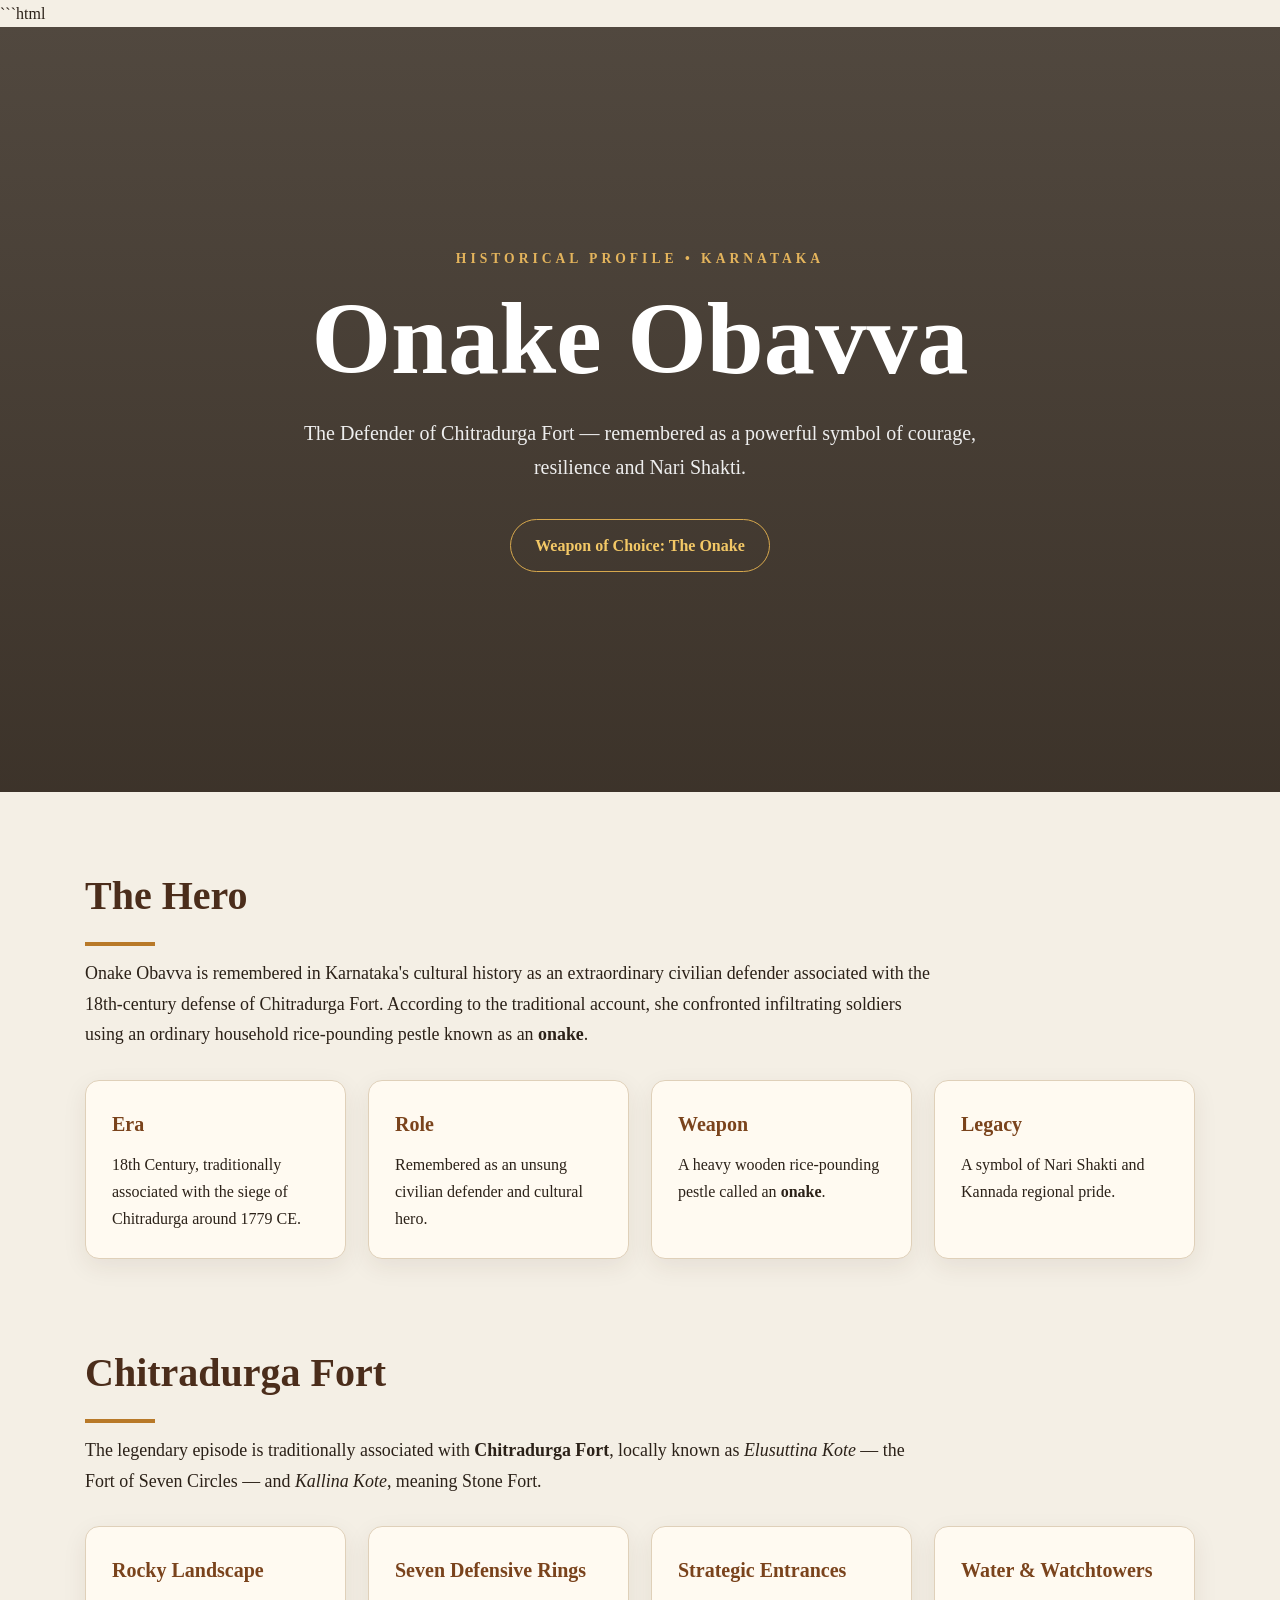
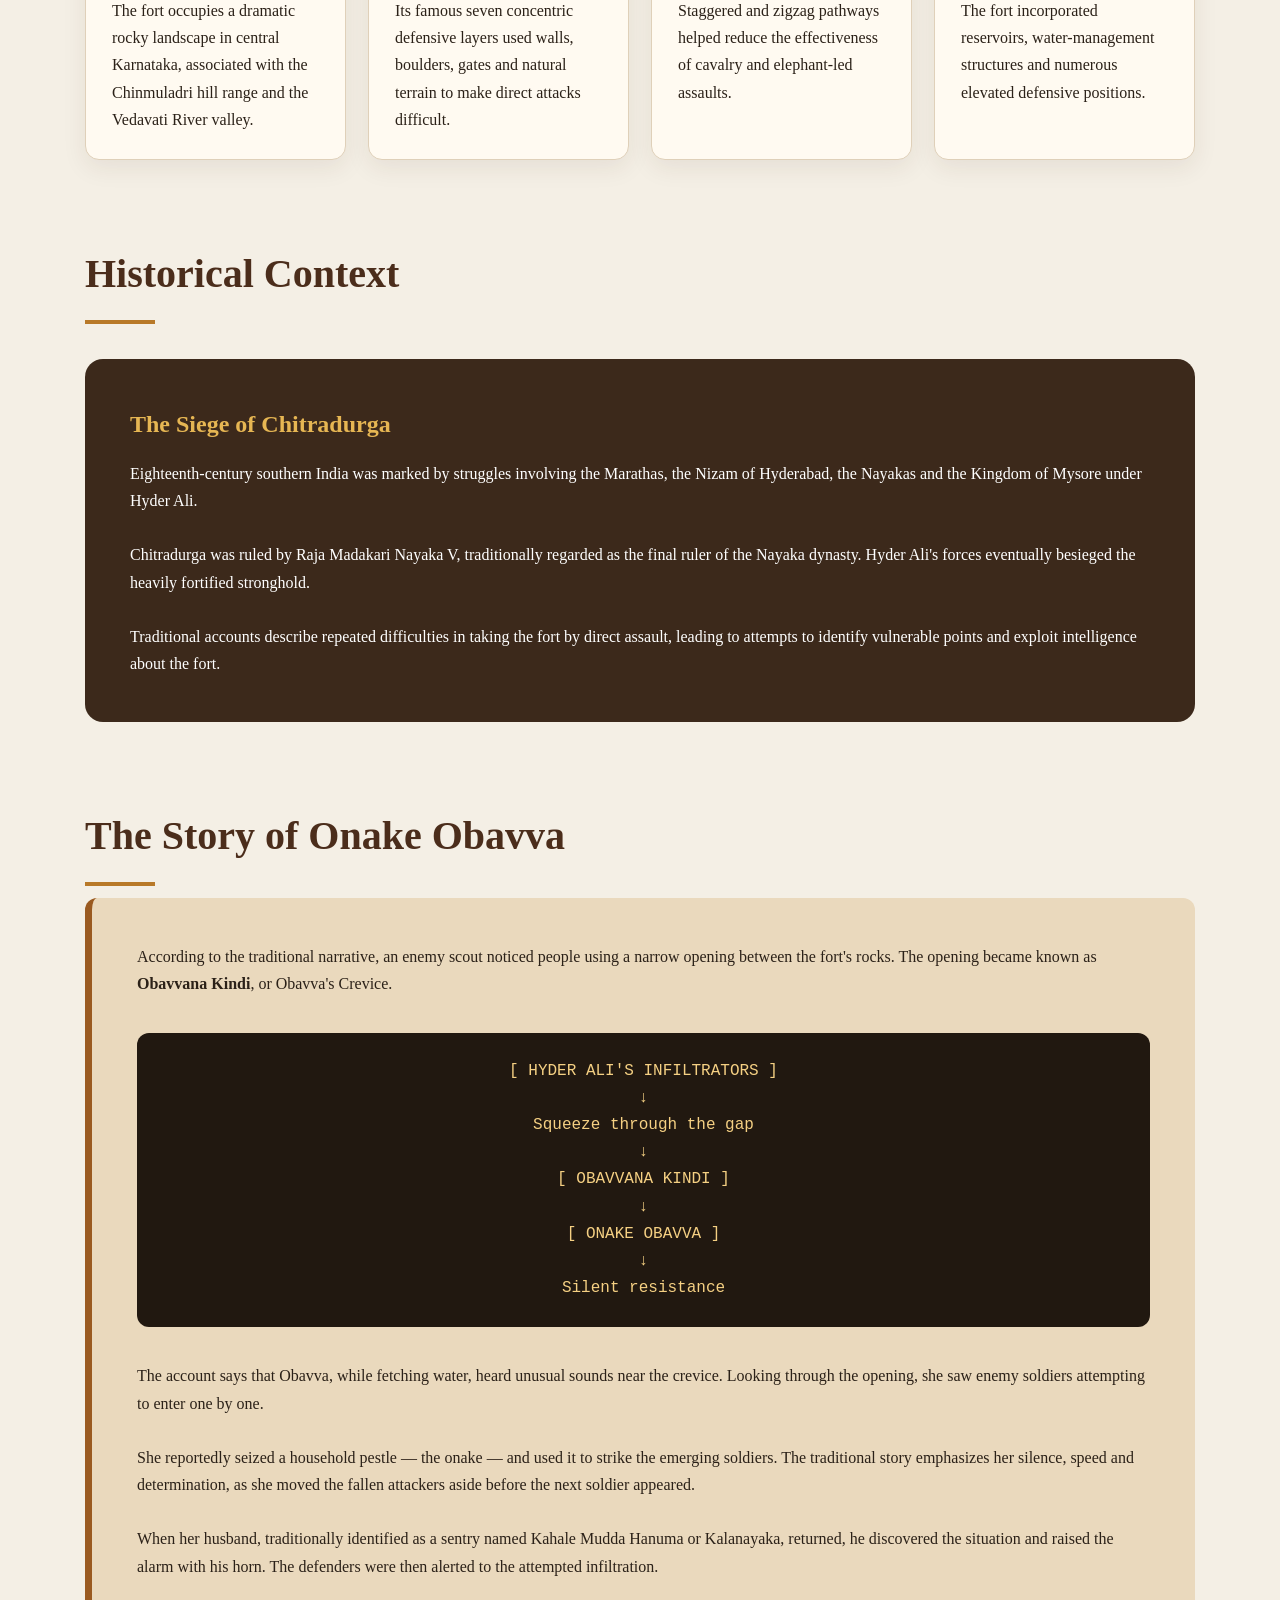
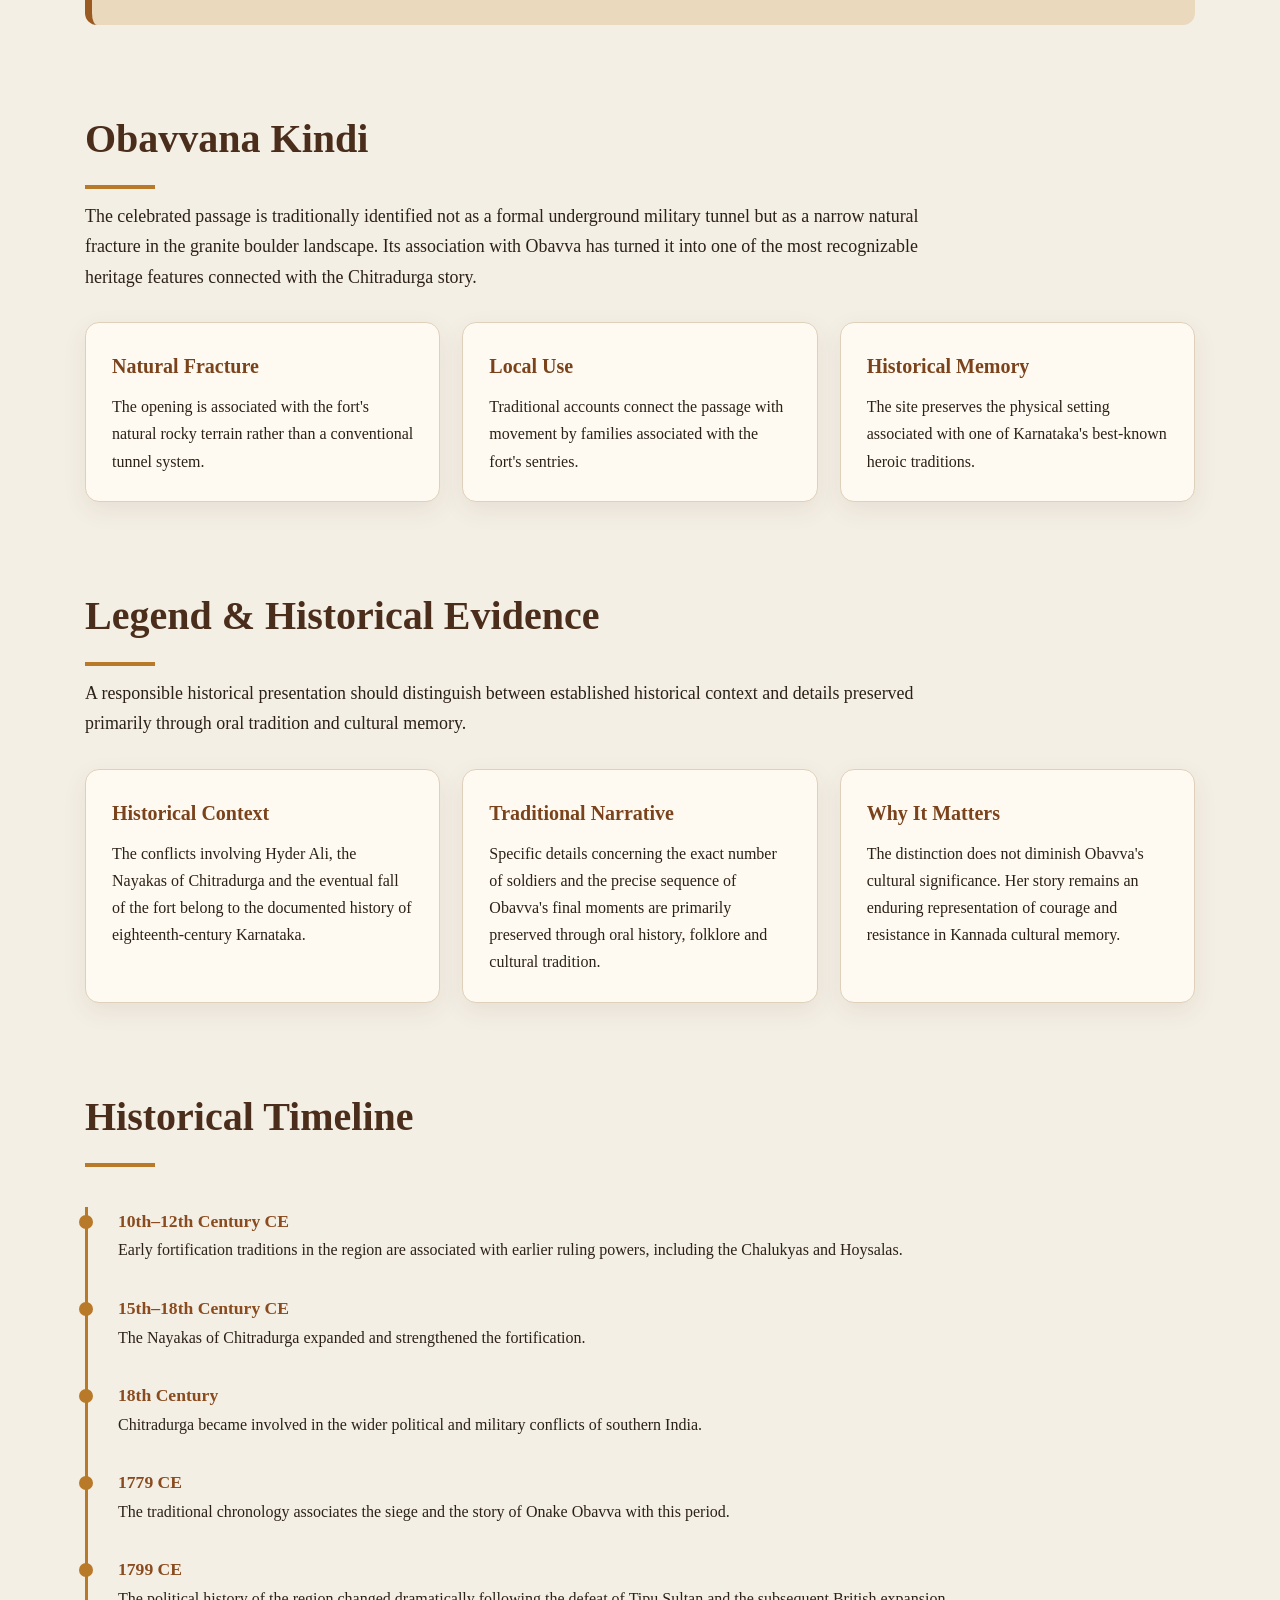
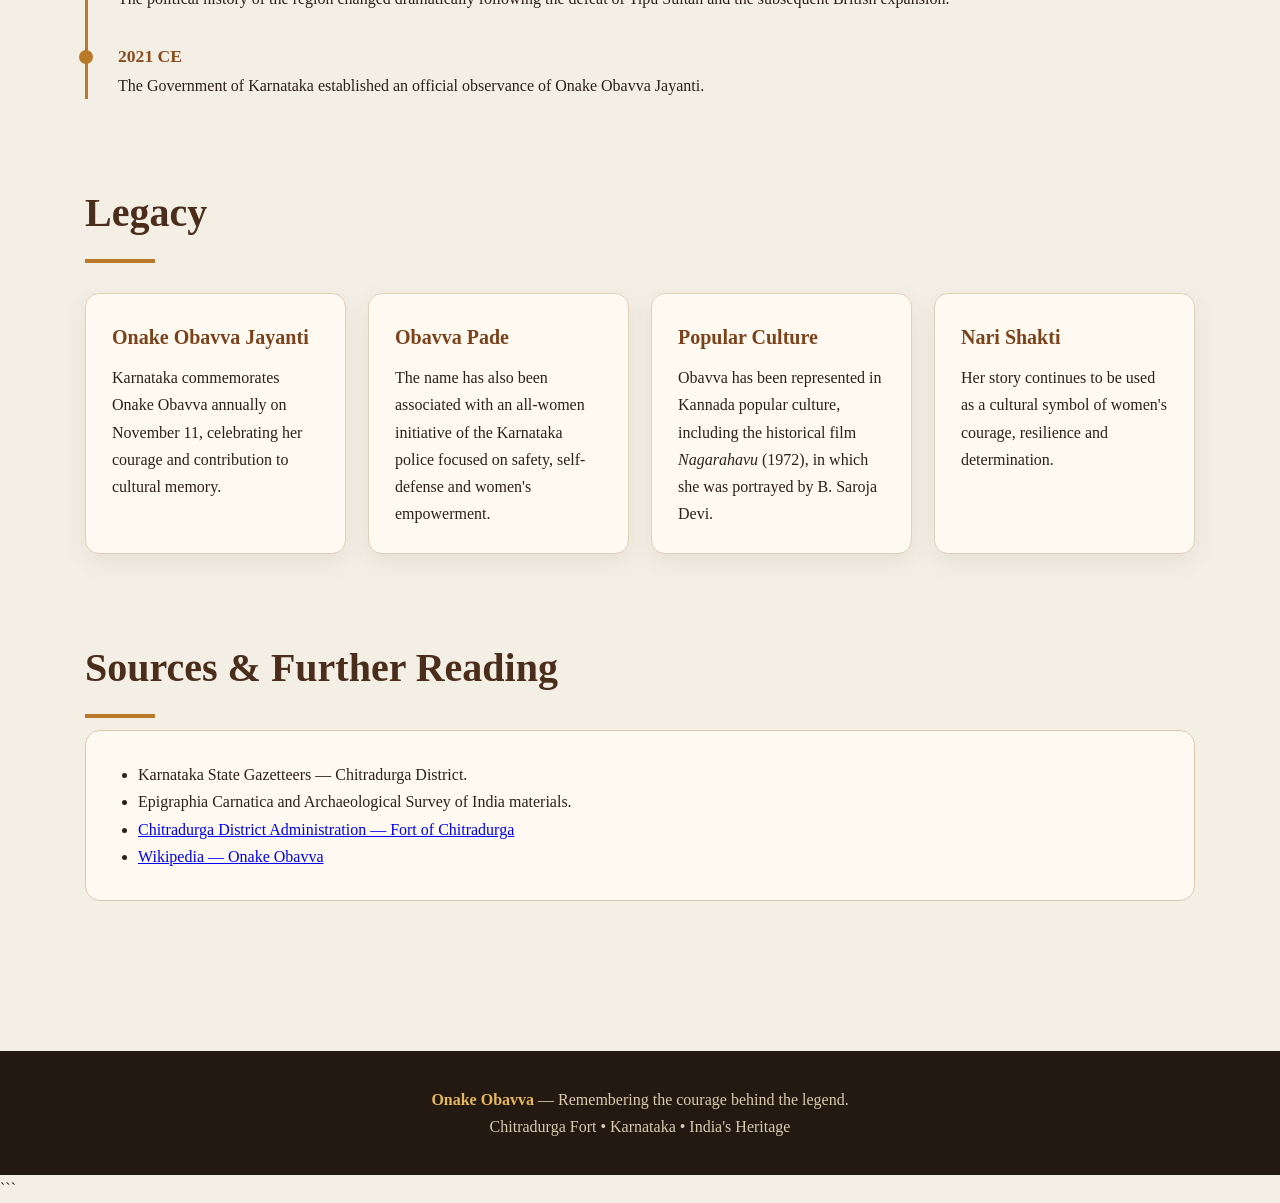
<file: frontend/onake_obavva/onake_obavva.html>
```html
<!DOCTYPE html>
<html lang="en">
<head>
  <meta charset="UTF-8">
  <meta name="viewport" content="width=device-width, initial-scale=1.0">
  <title>Onake Obavva — The Defender of Chitradurga Fort</title>
  <style>
    * {
      margin: 0;
      padding: 0;
      box-sizing: border-box;
    }

    body {
      font-family: Georgia, "Times New Roman", serif;
      background: #f4efe5;
      color: #2b2118;
      line-height: 1.7;
    }

    .hero {
      min-height: 85vh;
      display: flex;
      align-items: center;
      justify-content: center;
      text-align: center;
      padding: 70px 20px;
      background:
        linear-gradient(rgba(35, 25, 16, 0.78), rgba(35, 25, 16, 0.88)),
        url("https://images.unsplash.com/photo-1599661046289-e31897846e41?auto=format&fit=crop&w=2000&q=85")
        center/cover;
      color: #fff;
    }

    .hero-content {
      max-width: 900px;
    }

    .eyebrow {
      text-transform: uppercase;
      letter-spacing: 4px;
      font-size: 0.85rem;
      color: #e4b45c;
      margin-bottom: 18px;
      font-weight: bold;
    }

    h1 {
      font-size: clamp(3rem, 8vw, 6.5rem);
      line-height: 1;
      margin-bottom: 25px;
    }

    .hero p {
      max-width: 750px;
      margin: auto;
      font-size: 1.25rem;
      color: #eee;
    }

    .onake {
      display: inline-block;
      margin-top: 35px;
      padding: 12px 24px;
      border: 1px solid #d7a84d;
      color: #f3c866;
      border-radius: 30px;
      font-weight: bold;
    }

    main {
      max-width: 1150px;
      margin: auto;
      padding: 70px 20px;
    }

    section {
      margin-bottom: 80px;
    }

    .section-title {
      font-size: 2.5rem;
      margin-bottom: 12px;
      color: #4b2d1b;
    }

    .section-title::after {
      content: "";
      display: block;
      width: 70px;
      height: 4px;
      background: #b87928;
      margin-top: 12px;
    }

    .intro {
      font-size: 1.12rem;
      max-width: 850px;
    }

    .grid {
      display: grid;
      grid-template-columns: repeat(auto-fit, minmax(240px, 1fr));
      gap: 22px;
      margin-top: 30px;
    }

    .card {
      background: #fffaf1;
      border: 1px solid #dfd0b9;
      border-radius: 14px;
      padding: 26px;
      box-shadow: 0 8px 25px rgba(65, 43, 20, 0.08);
    }

    .card h3 {
      color: #7a431c;
      margin-bottom: 10px;
      font-size: 1.25rem;
    }

    .highlight {
      background: #3c291b;
      color: #fff;
      border-radius: 18px;
      padding: 45px;
      margin: 35px 0;
    }

    .highlight h2 {
      color: #e6b653;
      margin-bottom: 15px;
    }

    .story {
      background: #ead9bd;
      padding: 45px;
      border-left: 7px solid #9a5a20;
      border-radius: 12px;
    }

    .diagram {
      margin: 35px auto;
      padding: 25px;
      background: #211810;
      color: #f5d083;
      border-radius: 12px;
      text-align: center;
      font-family: monospace;
      font-size: 1rem;
      overflow-x: auto;
    }

    .timeline {
      position: relative;
      margin-top: 40px;
      border-left: 3px solid #b87928;
      padding-left: 30px;
    }

    .timeline-item {
      margin-bottom: 30px;
      position: relative;
    }

    .timeline-item::before {
      content: "";
      position: absolute;
      width: 14px;
      height: 14px;
      border-radius: 50%;
      background: #b87928;
      left: -39px;
      top: 8px;
    }

    .year {
      font-weight: bold;
      color: #8a4b1e;
      font-size: 1.1rem;
    }

    .sources {
      background: #fffaf1;
      border: 1px solid #dbc9ad;
      border-radius: 15px;
      padding: 30px;
    }

    .sources ul {
      padding-left: 22px;
    }

    footer {
      text-align: center;
      padding: 35px 20px;
      background: #241911;
      color: #d9c9ae;
    }

    footer strong {
      color: #e5b85c;
    }

    @media (max-width: 650px) {
      .highlight,
      .story {
        padding: 28px 22px;
      }

      main {
        padding-top: 45px;
      }
    }
  </style>
</head>

<body>

  <header class="hero">
    <div class="hero-content">
      <div class="eyebrow">Historical Profile • Karnataka</div>
      <h1>Onake Obavva</h1>
      <p>
        The Defender of Chitradurga Fort — remembered as a powerful symbol
        of courage, resilience and Nari Shakti.
      </p>
      <div class="onake">Weapon of Choice: The Onake</div>
    </div>
  </header>

  <main>

    <section>
      <h2 class="section-title">The Hero</h2>
      <p class="intro">
        Onake Obavva is remembered in Karnataka's cultural history as an
        extraordinary civilian defender associated with the 18th-century
        defense of Chitradurga Fort. According to the traditional account,
        she confronted infiltrating soldiers using an ordinary household
        rice-pounding pestle known as an <strong>onake</strong>.
      </p>

      <div class="grid">
        <div class="card">
          <h3>Era</h3>
          <p>18th Century, traditionally associated with the siege of Chitradurga around 1779 CE.</p>
        </div>

        <div class="card">
          <h3>Role</h3>
          <p>Remembered as an unsung civilian defender and cultural hero.</p>
        </div>

        <div class="card">
          <h3>Weapon</h3>
          <p>A heavy wooden rice-pounding pestle called an <strong>onake</strong>.</p>
        </div>

        <div class="card">
          <h3>Legacy</h3>
          <p>A symbol of Nari Shakti and Kannada regional pride.</p>
        </div>
      </div>
    </section>

    <section>
      <h2 class="section-title">Chitradurga Fort</h2>
      <p class="intro">
        The legendary episode is traditionally associated with
        <strong>Chitradurga Fort</strong>, locally known as
        <em>Elusuttina Kote</em> — the Fort of Seven Circles — and
        <em>Kallina Kote</em>, meaning Stone Fort.
      </p>

      <div class="grid">
        <div class="card">
          <h3>Rocky Landscape</h3>
          <p>
            The fort occupies a dramatic rocky landscape in central Karnataka,
            associated with the Chinmuladri hill range and the Vedavati River valley.
          </p>
        </div>

        <div class="card">
          <h3>Seven Defensive Rings</h3>
          <p>
            Its famous seven concentric defensive layers used walls,
            boulders, gates and natural terrain to make direct attacks difficult.
          </p>
        </div>

        <div class="card">
          <h3>Strategic Entrances</h3>
          <p>
            Staggered and zigzag pathways helped reduce the effectiveness
            of cavalry and elephant-led assaults.
          </p>
        </div>

        <div class="card">
          <h3>Water & Watchtowers</h3>
          <p>
            The fort incorporated reservoirs, water-management structures
            and numerous elevated defensive positions.
          </p>
        </div>
      </div>
    </section>

    <section>
      <h2 class="section-title">Historical Context</h2>

      <div class="highlight">
        <h2>The Siege of Chitradurga</h2>
        <p>
          Eighteenth-century southern India was marked by struggles involving
          the Marathas, the Nizam of Hyderabad, the Nayakas and the Kingdom
          of Mysore under Hyder Ali.
        </p>
        <br>
        <p>
          Chitradurga was ruled by Raja Madakari Nayaka V, traditionally
          regarded as the final ruler of the Nayaka dynasty. Hyder Ali's
          forces eventually besieged the heavily fortified stronghold.
        </p>
        <br>
        <p>
          Traditional accounts describe repeated difficulties in taking the
          fort by direct assault, leading to attempts to identify vulnerable
          points and exploit intelligence about the fort.
        </p>
      </div>
    </section>

    <section>
      <h2 class="section-title">The Story of Onake Obavva</h2>

      <div class="story">
        <p>
          According to the traditional narrative, an enemy scout noticed
          people using a narrow opening between the fort's rocks. The opening
          became known as <strong>Obavvana Kindi</strong>, or Obavva's Crevice.
        </p>

        <div class="diagram">
          [ HYDER ALI'S INFILTRATORS ]<br>
                         ↓<br>
                Squeeze through the gap<br>
                         ↓<br>
                  [ OBAVVANA KINDI ]<br>
                         ↓<br>
                [ ONAKE OBAVVA ]<br>
                         ↓<br>
                 Silent resistance
        </div>

        <p>
          The account says that Obavva, while fetching water, heard unusual
          sounds near the crevice. Looking through the opening, she saw
          enemy soldiers attempting to enter one by one.
        </p>

        <br>

        <p>
          She reportedly seized a household pestle — the onake — and used it
          to strike the emerging soldiers. The traditional story emphasizes
          her silence, speed and determination, as she moved the fallen
          attackers aside before the next soldier appeared.
        </p>

        <br>

        <p>
          When her husband, traditionally identified as a sentry named
          Kahale Mudda Hanuma or Kalanayaka, returned, he discovered the
          situation and raised the alarm with his horn. The defenders were
          then alerted to the attempted infiltration.
        </p>
      </div>
    </section>

    <section>
      <h2 class="section-title">Obavvana Kindi</h2>

      <p class="intro">
        The celebrated passage is traditionally identified not as a formal
        underground military tunnel but as a narrow natural fracture in the
        granite boulder landscape. Its association with Obavva has turned it
        into one of the most recognizable heritage features connected with
        the Chitradurga story.
      </p>

      <div class="grid">
        <div class="card">
          <h3>Natural Fracture</h3>
          <p>
            The opening is associated with the fort's natural rocky terrain
            rather than a conventional tunnel system.
          </p>
        </div>

        <div class="card">
          <h3>Local Use</h3>
          <p>
            Traditional accounts connect the passage with movement by
            families associated with the fort's sentries.
          </p>
        </div>

        <div class="card">
          <h3>Historical Memory</h3>
          <p>
            The site preserves the physical setting associated with one of
            Karnataka's best-known heroic traditions.
          </p>
        </div>
      </div>
    </section>

    <section>
      <h2 class="section-title">Legend & Historical Evidence</h2>

      <p class="intro">
        A responsible historical presentation should distinguish between
        established historical context and details preserved primarily through
        oral tradition and cultural memory.
      </p>

      <div class="grid">
        <div class="card">
          <h3>Historical Context</h3>
          <p>
            The conflicts involving Hyder Ali, the Nayakas of Chitradurga and
            the eventual fall of the fort belong to the documented history
            of eighteenth-century Karnataka.
          </p>
        </div>

        <div class="card">
          <h3>Traditional Narrative</h3>
          <p>
            Specific details concerning the exact number of soldiers and the
            precise sequence of Obavva's final moments are primarily preserved
            through oral history, folklore and cultural tradition.
          </p>
        </div>

        <div class="card">
          <h3>Why It Matters</h3>
          <p>
            The distinction does not diminish Obavva's cultural significance.
            Her story remains an enduring representation of courage and
            resistance in Kannada cultural memory.
          </p>
        </div>
      </div>
    </section>

    <section>
      <h2 class="section-title">Historical Timeline</h2>

      <div class="timeline">

        <div class="timeline-item">
          <div class="year">10th–12th Century CE</div>
          <p>
            Early fortification traditions in the region are associated with
            earlier ruling powers, including the Chalukyas and Hoysalas.
          </p>
        </div>

        <div class="timeline-item">
          <div class="year">15th–18th Century CE</div>
          <p>
            The Nayakas of Chitradurga expanded and strengthened the fortification.
          </p>
        </div>

        <div class="timeline-item">
          <div class="year">18th Century</div>
          <p>
            Chitradurga became involved in the wider political and military
            conflicts of southern India.
          </p>
        </div>

        <div class="timeline-item">
          <div class="year">1779 CE</div>
          <p>
            The traditional chronology associates the siege and the story
            of Onake Obavva with this period.
          </p>
        </div>

        <div class="timeline-item">
          <div class="year">1799 CE</div>
          <p>
            The political history of the region changed dramatically following
            the defeat of Tipu Sultan and the subsequent British expansion.
          </p>
        </div>

        <div class="timeline-item">
          <div class="year">2021 CE</div>
          <p>
            The Government of Karnataka established an official observance
            of Onake Obavva Jayanti.
          </p>
        </div>

      </div>
    </section>

    <section>
      <h2 class="section-title">Legacy</h2>

      <div class="grid">
        <div class="card">
          <h3>Onake Obavva Jayanti</h3>
          <p>
            Karnataka commemorates Onake Obavva annually on November 11,
            celebrating her courage and contribution to cultural memory.
          </p>
        </div>

        <div class="card">
          <h3>Obavva Pade</h3>
          <p>
            The name has also been associated with an all-women initiative
            of the Karnataka police focused on safety, self-defense and
            women's empowerment.
          </p>
        </div>

        <div class="card">
          <h3>Popular Culture</h3>
          <p>
            Obavva has been represented in Kannada popular culture, including
            the historical film <em>Nagarahavu</em> (1972), in which she was
            portrayed by B. Saroja Devi.
          </p>
        </div>

        <div class="card">
          <h3>Nari Shakti</h3>
          <p>
            Her story continues to be used as a cultural symbol of women's
            courage, resilience and determination.
          </p>
        </div>
      </div>
    </section>

    <section>
      <h2 class="section-title">Sources & Further Reading</h2>

      <div class="sources">
        <ul>
          <li>Karnataka State Gazetteers — Chitradurga District.</li>
          <li>Epigraphia Carnatica and Archaeological Survey of India materials.</li>
          <li>
            <a href="https://chitradurga.nic.in/en/tourist-place/fort-of-chitradurga/"
               target="_blank" rel="noopener">
              Chitradurga District Administration — Fort of Chitradurga
            </a>
          </li>
          <li>
            <a href="https://en.wikipedia.org/wiki/Onake_Obavva"
               target="_blank" rel="noopener">
              Wikipedia — Onake Obavva
            </a>
          </li>
        </ul>
      </div>
    </section>

  </main>

  <footer>
    <p>
      <strong>Onake Obavva</strong> — Remembering the courage behind the legend.
    </p>
    <p>Chitradurga Fort • Karnataka • India's Heritage</p>
  </footer>

</body>
</html>
```
</file>
